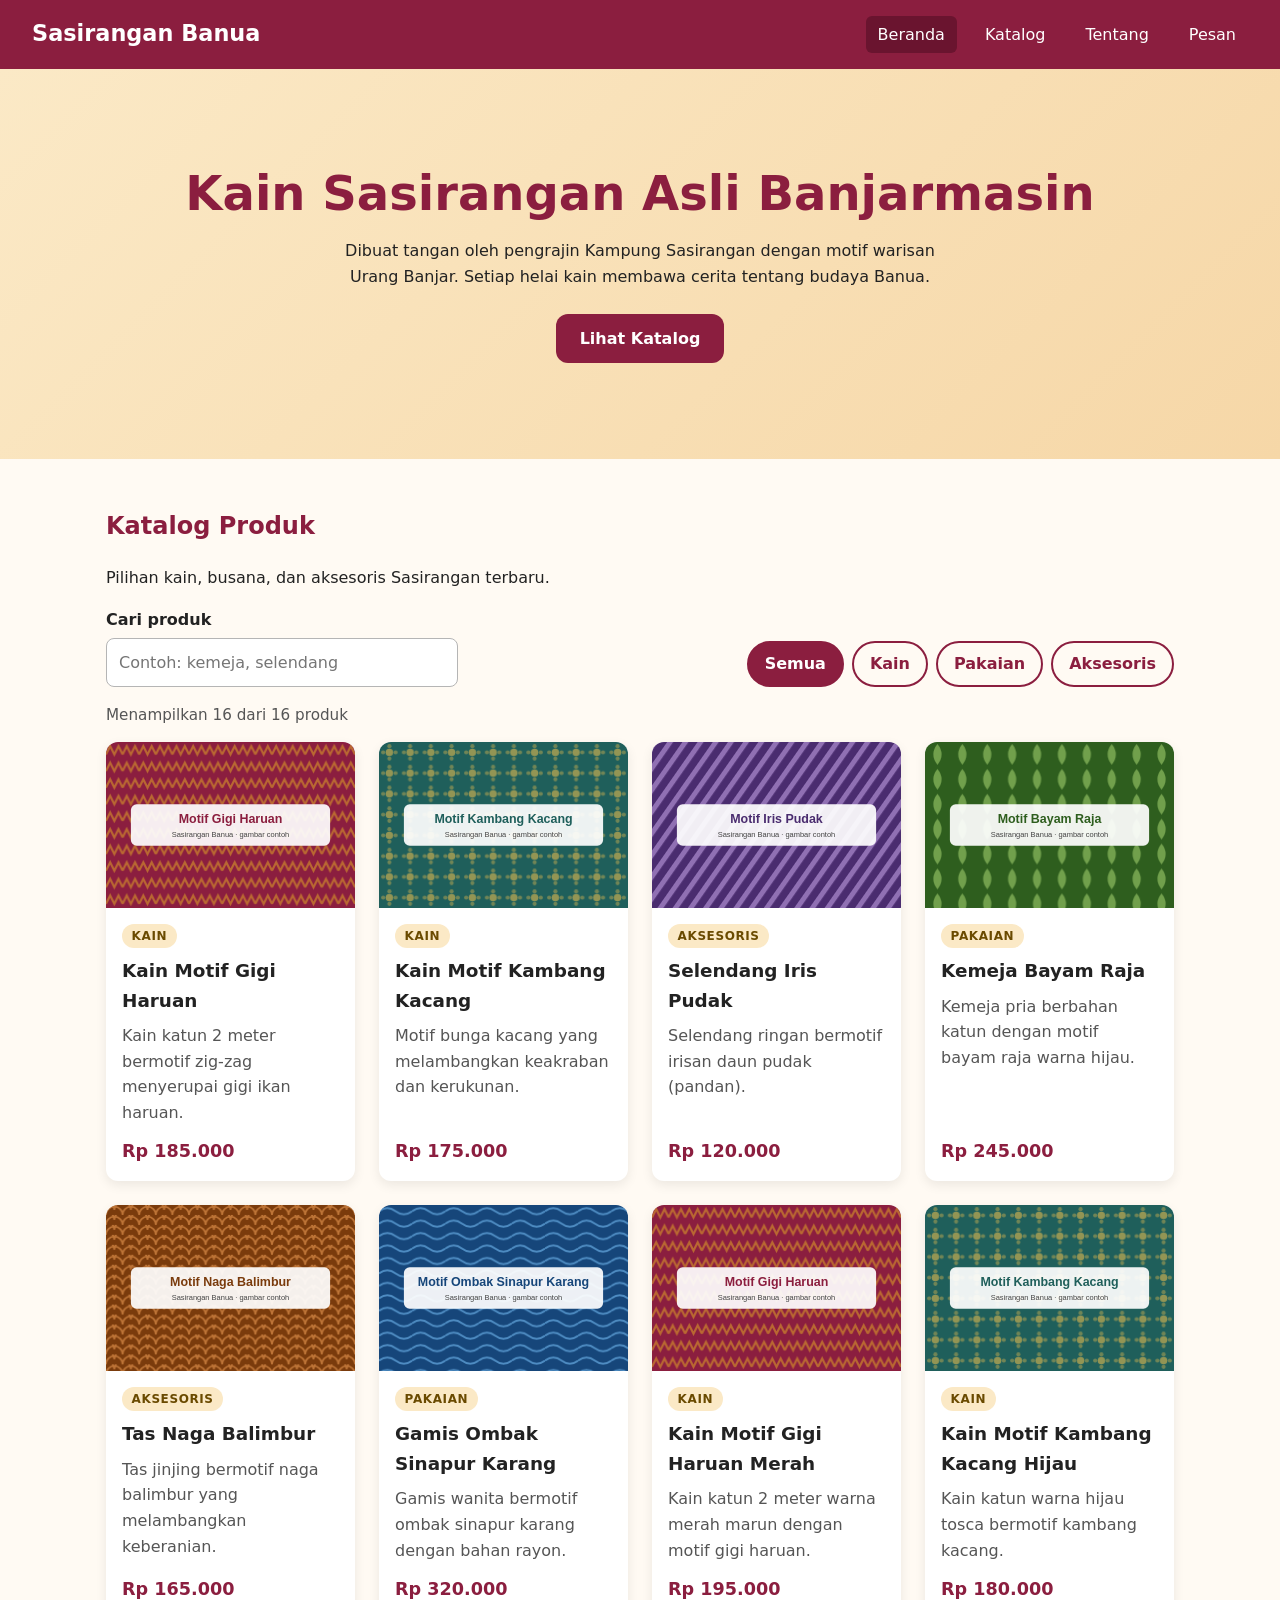
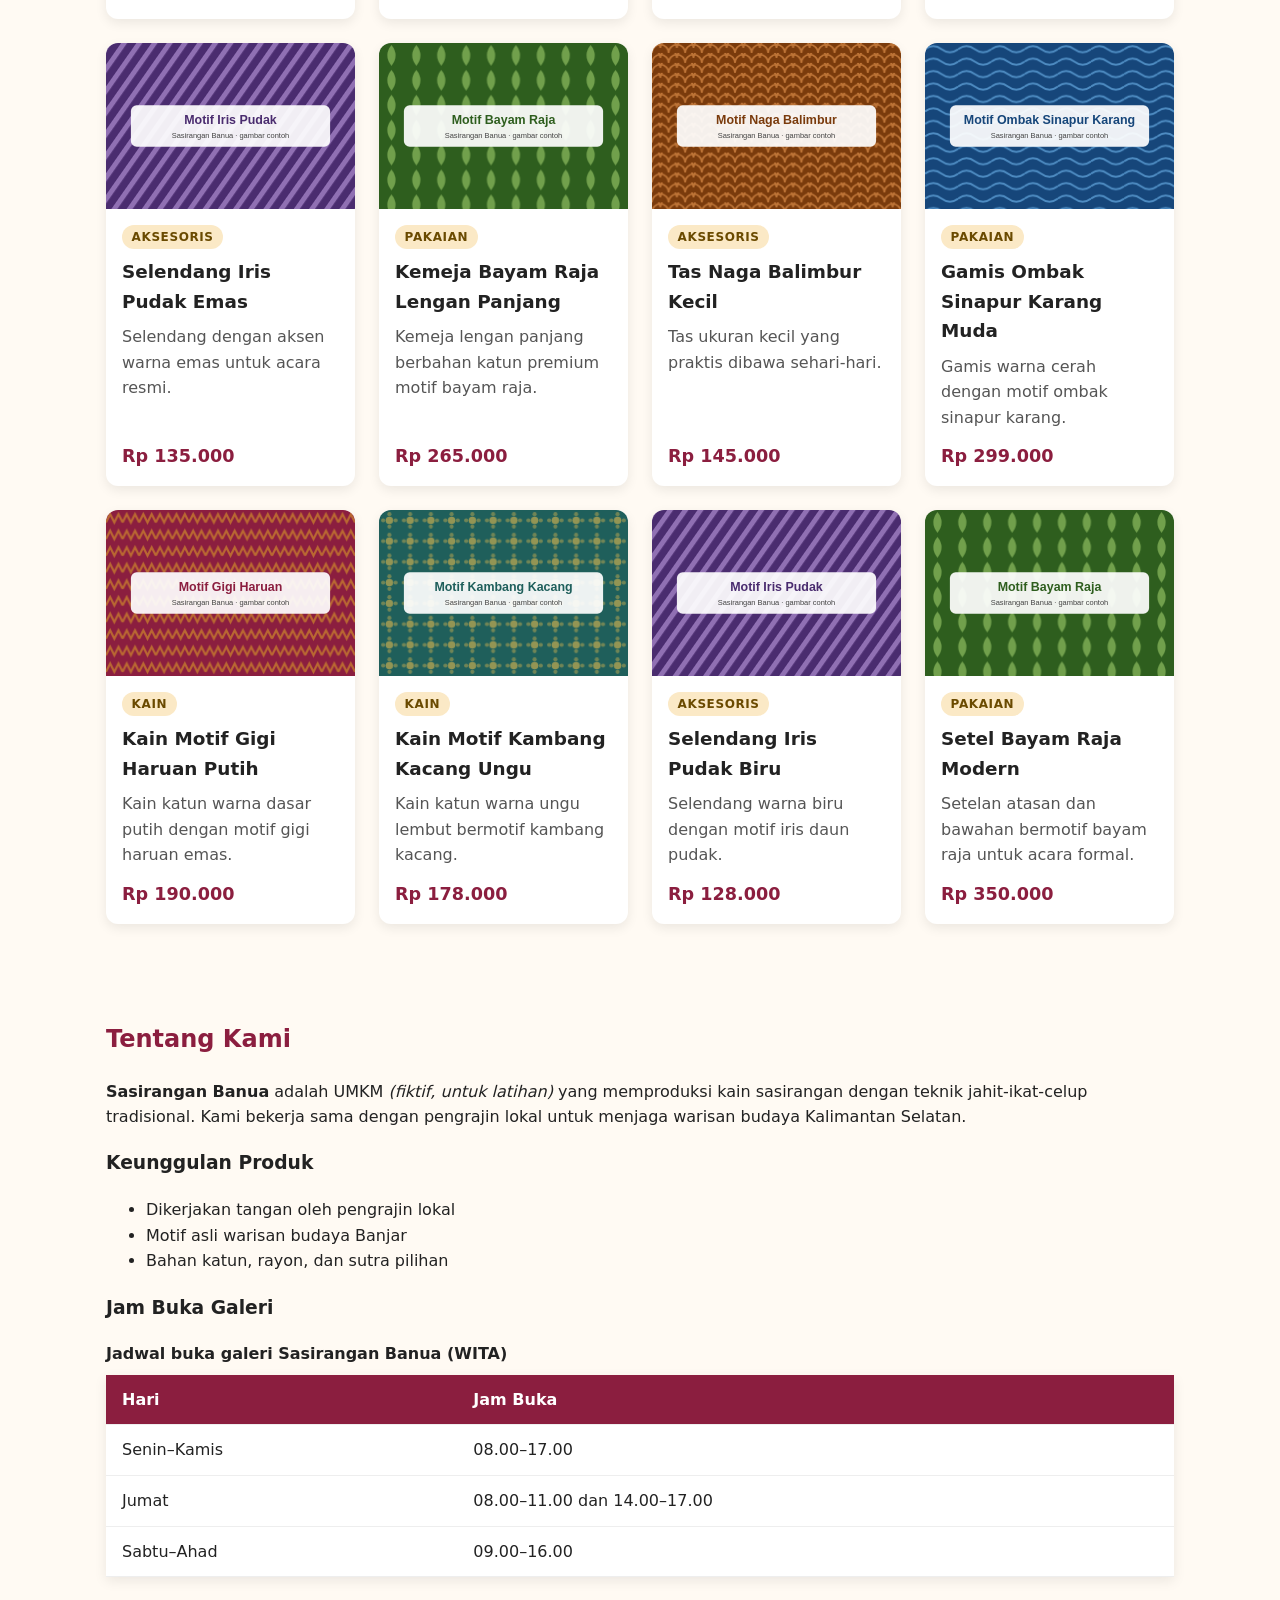
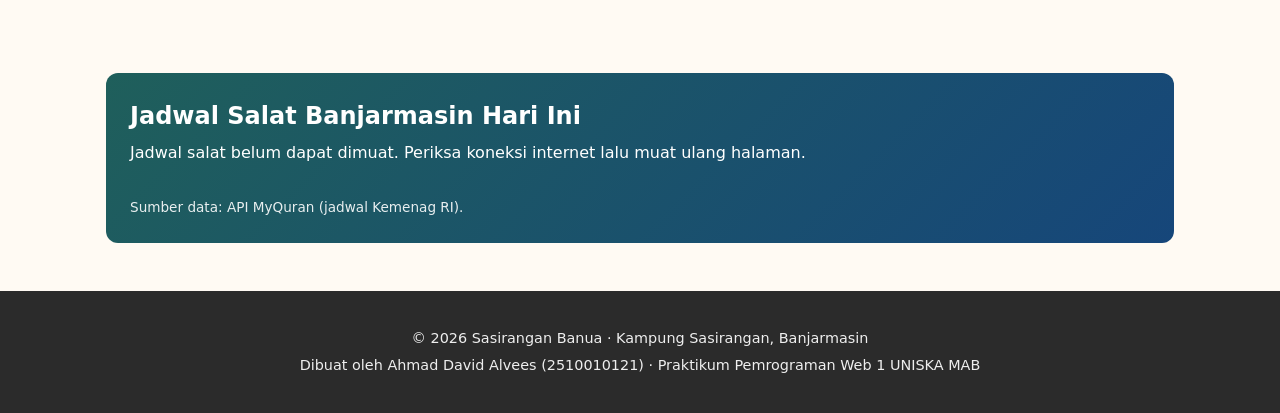
<file: index.html>
<!DOCTYPE html>
<html lang="id">

<head>
    <meta charset="UTF-8">
    <meta name="viewport" content="width=device-width, initial-scale=1.0">
    <meta name="description" content="Katalog kain dan busana Sasirangan khas Banjarmasin karya pengrajin lokal.">
    <title>Sasirangan Banua | Kain Khas Banjar</title>
    <link rel="stylesheet" href="css/style.css">
    <link rel="icon" href="img/favicon.svg" type="image/svg+xml">
    <script src="js/katalog.js" defer></script>
    <script src="js/jadwal-salat.js" defer></script>
</head>

<body>
    <!-- ========== HEADER & NAVIGASI ========== -->
    <header class="header-situs">
        <p class="logo"><a href="index.html">Sasirangan Banua</a></p>
        <nav aria-label="Navigasi utama">
            <ul class="menu">
                <li><a href="index.html" aria-current="page">Beranda</a></li>
                <li><a href="#katalog">Katalog</a></li>
                <li><a href="#tentang">Tentang</a></li>
                <li><a href="kontak.html">Pesan</a></li>
            </ul>
        </nav>
    </header>
    <main>
        <!-- ========== HERO ========== -->
        <section class="hero" id="beranda">
            <h1>Kain Sasirangan Asli Banjarmasin</h1>
            <p>Dibuat tangan oleh pengrajin Kampung Sasirangan dengan motif warisan Urang Banjar.
                Setiap helai kain membawa cerita tentang budaya Banua.</p>
            <a class="tombol" href="#katalog">Lihat Katalog</a>
        </section>
        <!-- ========== KATALOG ========== -->
        <section class="bagian" id="katalog">
            <h2>Katalog Produk</h2>
            <p>Pilihan kain, busana, dan aksesoris Sasirangan terbaru.</p>

            <div class="kontrol-katalog">
                <div class="kolom">
                    <label for="cari">Cari produk</label>
                    <input type="search" id="cari" placeholder="Contoh: kemeja, selendang">
                </div>
                <div class="filter" role="group" aria-label="Filter kategori">
                    <button type="button" class="tombol-filter aktif" data-kategori="semua"
                        aria-pressed="true">Semua</button>
                    <button type="button" class="tombol-filter" data-kategori="kain" aria-pressed="false">Kain</button>
                    <button type="button" class="tombol-filter" data-kategori="pakaian"
                        aria-pressed="false">Pakaian</button>
                    <button type="button" class="tombol-filter" data-kategori="aksesoris"
                        aria-pressed="false">Aksesoris</button>
                </div>
            </div>

            <p id="info-jumlah" class="info-jumlah" aria-live="polite"></p>
            <div id="daftar-katalog" class="katalog-grid"></div>
            <noscript>
                <p>Aktifkan JavaScript untuk melihat katalog produk.</p>
            </noscript>
        </section>
        <!-- ========== TENTANG ========== -->
        <section class="bagian" id="tentang">
            <h2>Tentang Kami</h2>
            <p><strong>Sasirangan Banua</strong> adalah UMKM <em>(fiktif, untuk latihan)</em> yang
                memproduksi kain sasirangan dengan teknik jahit-ikat-celup tradisional. Kami bekerja sama
                dengan pengrajin lokal untuk menjaga warisan budaya Kalimantan Selatan.</p>

            <h3>Keunggulan Produk</h3>
            <ul>
                <li>Dikerjakan tangan oleh pengrajin lokal</li>
                <li>Motif asli warisan budaya Banjar</li>
                <li>Bahan katun, rayon, dan sutra pilihan</li>
            </ul>

            <h3>Jam Buka Galeri</h3>
            <table>
                <caption>Jadwal buka galeri Sasirangan Banua (WITA)</caption>
                <thead>
                    <tr>
                        <th scope="col">Hari</th>
                        <th scope="col">Jam Buka</th>
                    </tr>
                </thead>
                <tbody>
                    <tr>
                        <td>Senin–Kamis</td>
                        <td>08.00–17.00</td>
                    </tr>
                    <tr>
                        <td>Jumat</td>
                        <td>08.00–11.00 dan 14.00–17.00</td>
                    </tr>
                    <tr>
                        <td>Sabtu–Ahad</td>
                        <td>09.00–16.00</td>
                    </tr>
                </tbody>
            </table>
        </section>
    </main>
    <!-- ========== JADWAL SALAT (data dari API) ========== -->
    <section class="bagian" id="jadwal">
        <div class="jadwal-salat" id="jadwal-salat">
            <h2>Jadwal Salat Banjarmasin Hari Ini</h2>
            <p class="status" aria-live="polite">Memuat jadwal salat...</p>
            <ul class="daftar-waktu" hidden></ul>
            <p class="sumber">Sumber data: API MyQuran (jadwal Kemenag RI).</p>
        </div>
    </section>
    <!-- ========== FOOTER ========== -->
    <footer class="footer-situs">
        <p>&copy; 2026 Sasirangan Banua &middot; Kampung Sasirangan, Banjarmasin</p>
        <p>Dibuat oleh Ahmad David Alvees (2510010121) &middot; Praktikum Pemrograman Web 1 UNISKA MAB</p>
    </footer>

</body>

</html>
</body>

</html>
</file>
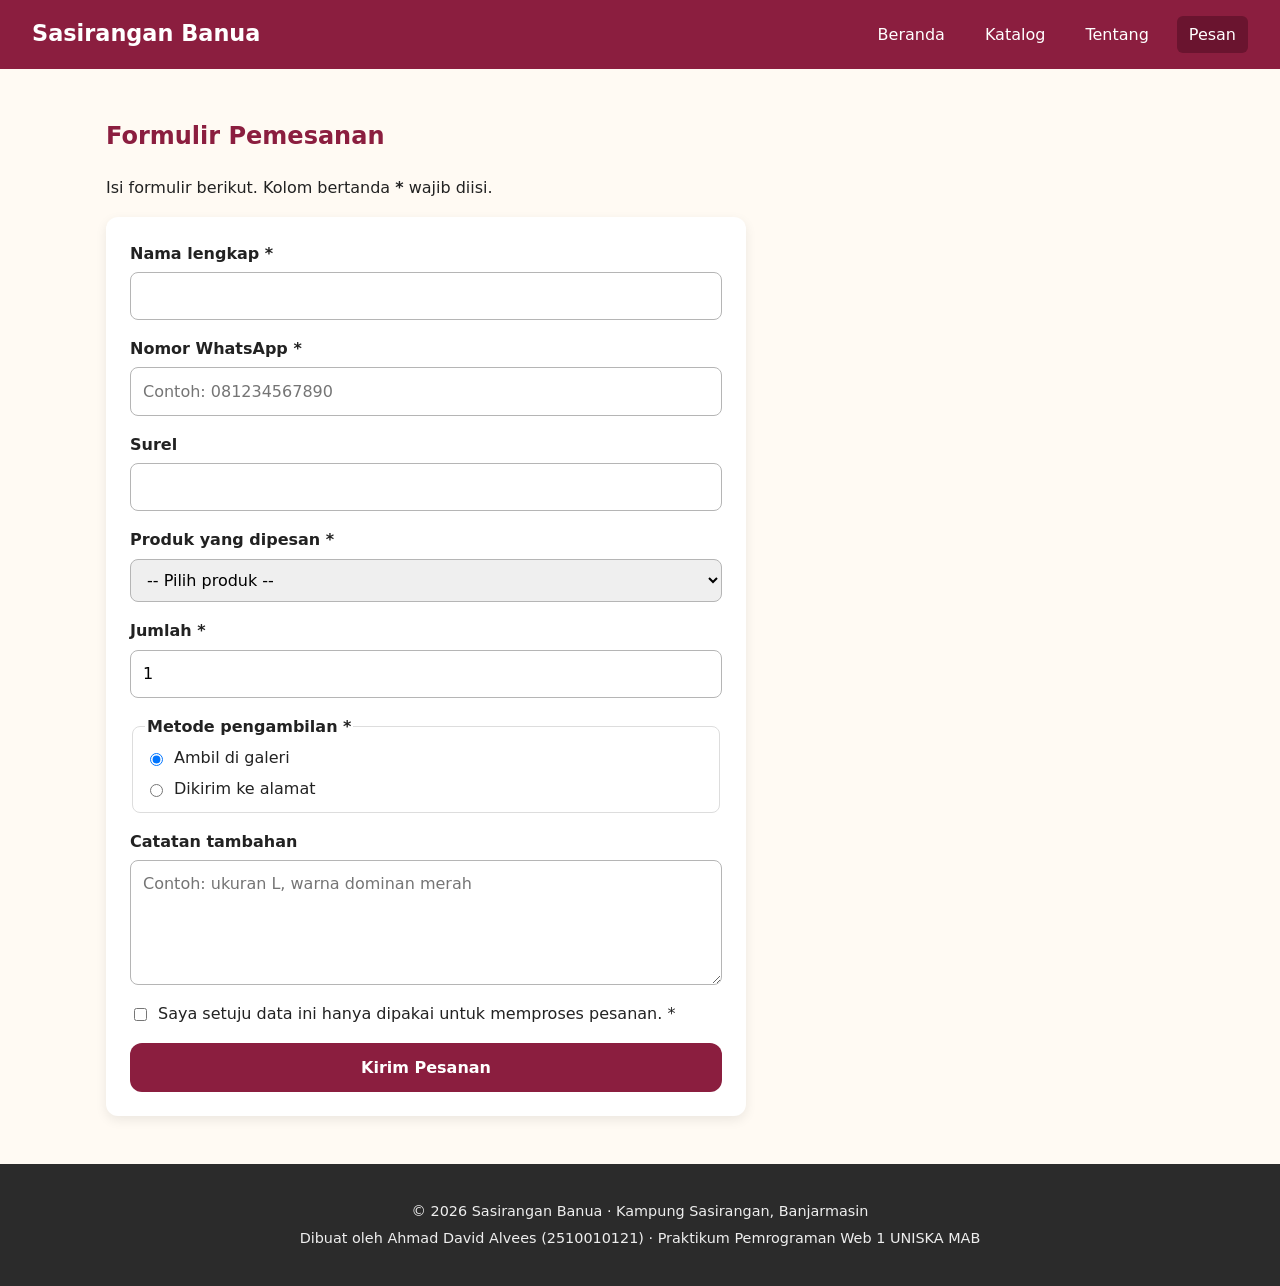
<file: kontak.html>
<!doctype html>
<html lang="en">

<head>
    <meta charset="UTF-8" />
    <meta name="viewport" content="width=device-width, initial-scale=1.0" />
    <title>Kontak</title>
    <link rel="stylesheet" href="css/style.css" />
</head>

<body>
    <header class="header-situs">
        <p class="logo"><a href="index.html"></a>Sasirangan Banua</p>
        <nav aria-label="Navigasi Utama">
            <ul class="menu">
                <li><a href="index.html">Beranda</a></li>
                <li><a href="index.html#katalog">Katalog</a></li>
                <li><a href="index.html#tentang">Tentang</a></li>
                <li><a href="kontak.html" aria-current="page">Pesan</a></li>
            </ul>
        </nav>
    </header>
    <main>
        <section class="bagian" id="pesan">
            <h1>Formulir Pemesanan</h1>
            <p>
                Isi formulir berikut. Kolom bertanda <strong>*</strong> wajib diisi.
            </p>

            <form id="form-pesan" class="form-pesan" action="#" method="get" novalidate>
                <div class="kolom">
                    <label for="nama">Nama lengkap *</label>
                    <input type="text" id="nama" name="nama" required minlength="3" autocomplete="name"
                        aria-describedby="error-nama" />
                    <p class="pesan-error" id="error-nama"></p>
                </div>

                <div class="kolom">
                    <label for="wa">Nomor WhatsApp *</label>
                    <input type="tel" id="wa" name="wa" required pattern="08[0-9]{8,11}"
                        placeholder="Contoh: 081234567890" autocomplete="tel" aria-describedby="error-wa" />
                    <p class="pesan-error" id="error-wa"></p>
                </div>

                <div class="kolom">
                    <label for="email">Surel</label>
                    <input type="email" id="email" name="email" autocomplete="email" aria-describedby="error-email" />
                    <p class="pesan-error" id="error-email"></p>
                </div>

                <div class="kolom">
                    <label for="produk">Produk yang dipesan *</label>
                    <select id="produk" name="produk" required aria-describedby="error-produk">
                        <option value="">-- Pilih produk --</option>
                        <option>Kain Motif Gigi Haruan</option>
                        <option>Kain Motif Kambang Kacang</option>
                        <option>Selendang Iris Pudak</option>
                        <option>Kemeja Bayam Raja</option>
                        <option>Tas Naga Balimbur</option>
                        <option>Gamis Ombak Sinapur Karang</option>
                    </select>
                    <p class="pesan-error" id="error-produk"></p>
                </div>

                <div class="kolom">
                    <label for="jumlah">Jumlah *</label>
                    <input type="number" id="jumlah" name="jumlah" min="1" max="50" value="1" required
                        aria-describedby="error-jumlah" />
                    <p class="pesan-error" id="error-jumlah"></p>
                </div>

                <fieldset>
                    <legend>Metode pengambilan *</legend>
                    <label>
                        <input type="radio" name="pengambilan" value="Ambil di galeri" checked />
                        Ambil di galeri
                    </label>
                    <label>
                        <input type="radio" name="pengambilan" value="Dikirim ke alamat" />
                        Dikirim ke alamat
                    </label>
                </fieldset>

                <div class="kolom">
                    <label for="catatan">Catatan tambahan</label>
                    <textarea id="catatan" name="catatan" rows="4" maxlength="300"
                        placeholder="Contoh: ukuran L, warna dominan merah"></textarea>
                </div>

                <div class="kolom">
                    <label class="cek">
                        <input type="checkbox" id="setuju" name="setuju" required aria-describedby="error-setuju" />
                        Saya setuju data ini hanya dipakai untuk memproses pesanan. *
                    </label>
                    <p class="pesan-error" id="error-setuju"></p>
                </div>

                <button type="submit" class="tombol">Kirim Pesanan</button>
            </form>

            <!-- Muncul setelah formulir valid -->
            <div id="hasil-pesan" class="hasil-pesan" hidden>
                <h2>Ringkasan Pesanan</h2>
                <pre id="ringkasan"></pre>
                <a id="tautan-wa" class="tombol" href="#" target="_blank" rel="noopener">Lanjutkan ke WhatsApp</a>
            </div>
        </section>
    </main>

    <footer class="footer-situs">
        <p>
            &copy; 2026 Sasirangan Banua &middot; Kampung Sasirangan, Banjarmasin
        </p>
        <p>
            Dibuat oleh Ahmad David Alvees (2510010121) &middot; Praktikum
            Pemrograman Web 1 UNISKA MAB
        </p>
    </footer>
</body>
<script src="js/form.js"></script>

</html>
</file>
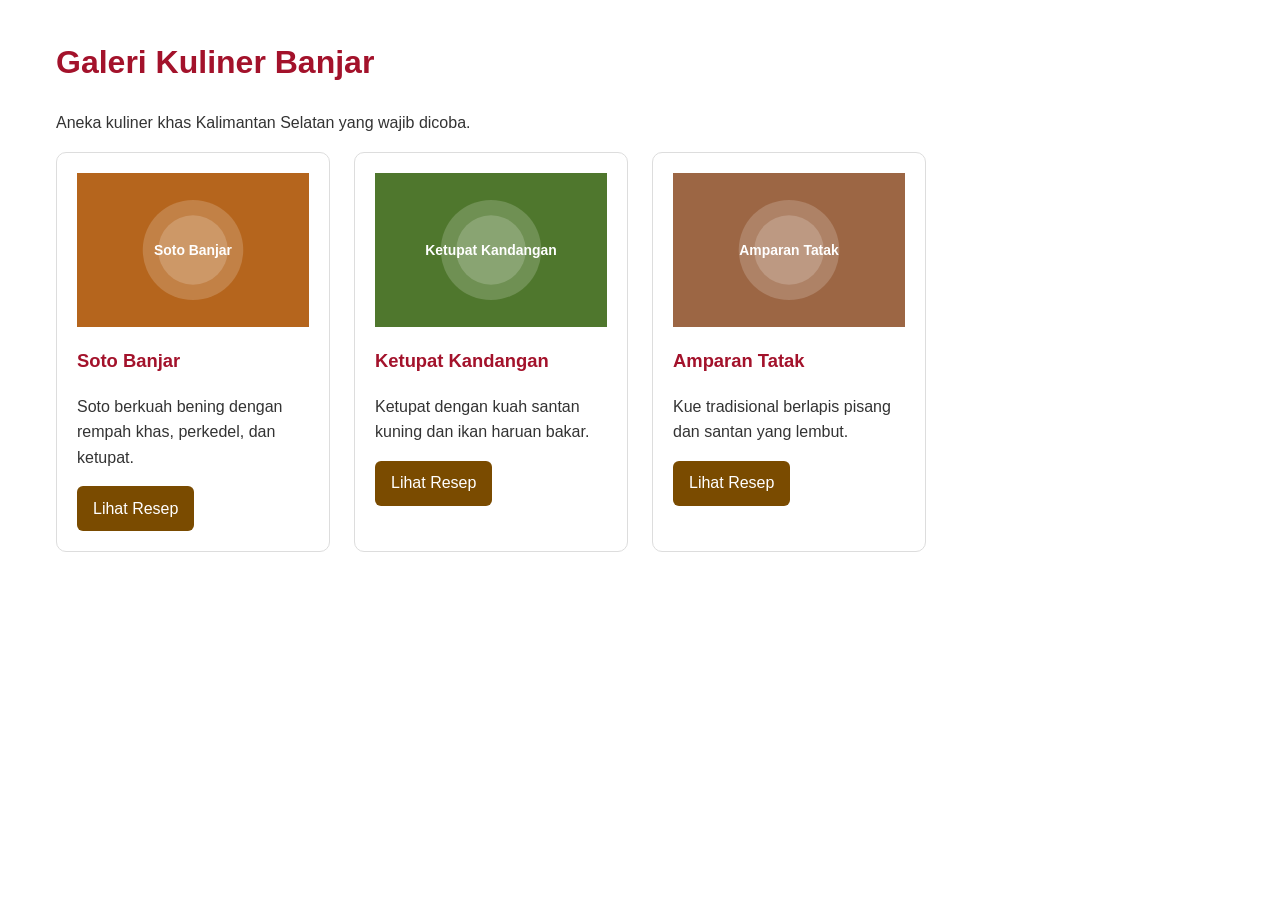
<file: bedah-kode-ai/modul-2-galeri.html>
<!DOCTYPE html>
<html lang="id">

<head>
  <meta charset="UTF-8">
  <meta name="viewport" content="width=device-width, initial-scale=1.0">
  <title>Galeri Kuliner Banjar</title>
  <link rel="stylesheet" href="modul-2-galeri.css">
</head>

<body>
  <main class="container">
    <h1 id="judul-utama">Galeri Kuliner Banjar</h1>
    <p>Aneka kuliner khas Kalimantan Selatan yang wajib dicoba.</p>

    <div class="galeri">
      <article class="kartu">
        <img src="img/soto-banjar.svg" alt="Semangkuk soto banjar">
        <h3>Soto Banjar</h3>
        <p>Soto berkuah bening dengan rempah khas, perkedel, dan ketupat.</p>
        <a href="#" class="tombol">Lihat Resep</a>
      </article>

      <article class="kartu">
        <img src="img/ketupat-kandangan.svg" alt="Ketupat kandangan dengan kuah santan">
        <h3>Ketupat Kandangan</h3>
        <p>Ketupat dengan kuah santan kuning dan ikan haruan bakar.</p>
        <a href="#" class="tombol">Lihat Resep</a>
      </article>

      <article class="kartu">
        <img src="img/amparan-tatak.svg" alt="Potongan kue amparan tatak">
        <h3>Amparan Tatak</h3>
        <p>Kue tradisional berlapis pisang dan santan yang lembut.</p>
        <a href="#" class="tombol">Lihat Resep</a>
      </article>
    </div>
  </main>
</body>

</html>
</file>
<file: css/style.css>
/* =========================================================
Sasirangan Banua — style.css
Pendekatan: mobile-first (gaya dasar untuk HP, lalu
disesuaikan untuk layar lebar dengan media query)
========================================================= */
/* ---------- 1. Variabel (custom properties) ---------- */
:root {
    --warna-utama: #8b1e3f;
    /* merah marun sasirangan */
    --warna-utama-gelap: #6a142f;
    --warna-aksen: #e0a526;
    /* kuning kunyit */
    --warna-krem: #fbe9c6;
    --warna-teks: #222222;
    --warna-teks-lembut: #555555;
    --warna-latar: #fffaf3;
    --warna-kartu: #ffffff;
    --radius: 12px;
    --bayangan: 0 4px 12px rgba(0, 0, 0, 0.08);
    --lebar-maks: 1100px;
}

/* ---------- 2. Reset ringan & dasar ---------- */
*,
*::before,
*::after {
    box-sizing: border-box;
}

html {
    scroll-behavior: smooth;
    scroll-padding-top: 7rem;
    /* agar judul tidak tertutup header sticky */
}

body {
    margin: 0;
    font-family: "Segoe UI", system-ui, -apple-system, Roboto, Arial, sans-serif;
    font-size: 1rem;
    line-height: 1.6;
    color: var(--warna-teks);
    background-color: var(--warna-latar);
}

img {
    display: block;
    max-width: 100%;
    height: auto;
}

a {
    color: var(--warna-utama);
}

/* Penanda fokus untuk pengguna keyboard — JANGAN dihapus */
a:focus-visible,
button:focus-visible,
input:focus-visible,
select:focus-visible,
textarea:focus-visible {
    outline: 3px solid var(--warna-utama-gelap);
    outline-offset: 2px;
}

/* ---------- 3. Header & navigasi (Flexbox) ---------- */
.header-situs {
    position: sticky;
    top: 0;
    z-index: 10;
    display: flex;
    flex-direction: column;
    /* HP: logo di atas menu */
    align-items: center;
    gap: 0.5rem;
    padding: 1rem;
    background-color: var(--warna-utama);
    color: #ffffff;
}

.logo {
    margin: 0;
    font-size: 1.4rem;
    font-weight: 700;
}

.logo a {
    color: inherit;
    text-decoration: none;
}

.menu {
    display: flex;
    flex-wrap: wrap;
    justify-content: center;
    gap: 0.25rem 1rem;
    margin: 0;
    padding: 0;
    list-style: none;
}

.menu a {
    display: block;
    padding: 0.35rem 0.75rem;
    border-radius: 6px;
    color: #ffffff;
    text-decoration: none;
}

.menu a:hover,
.menu a[aria-current="page"] {
    background-color: var(--warna-utama-gelap);
}

.header-situs a:focus-visible {
    outline-color: #ffffff;
    /* fokus putih agar terlihat di latar header yang gelap */
}

/* ---------- 4. Hero ---------- */
.hero {
    padding: 4rem 1rem;
    text-align: center;
    background: linear-gradient(135deg, var(--warna-krem), #f6d7a7);
}

.hero h1 {
    margin: 0 0 1rem;
    font-size: clamp(1.8rem, 5vw, 3rem);
    line-height: 1.2;
    color: var(--warna-utama);
}

.hero p {
    max-width: 40rem;
    margin: 0 auto 1.5rem;
}

/* ---------- 5. Tombol ---------- */
.tombol {
    display: inline-block;
    padding: 0.75rem 1.5rem;
    border: none;
    border-radius: var(--radius);
    background-color: var(--warna-utama);
    color: #ffffff;
    font: inherit;
    font-weight: 600;
    text-decoration: none;
    cursor: pointer;
    transition: background-color 0.2s ease, transform 0.2s ease;
}

.tombol:hover {
    background-color: var(--warna-utama-gelap);
    transform: translateY(-2px);
}

/* ---------- 6. Bagian (section) umum ---------- */
.bagian {
    max-width: var(--lebar-maks);
    margin-inline: auto;
    padding: 3rem 1rem;
}

.bagian h1,
.bagian h2 {
    margin-top: 0;
    color: var(--warna-utama);
}

/* ---------- 7. Katalog (CSS Grid) ---------- */
.katalog-grid {
    display: grid;
    grid-template-columns: repeat(auto-fill, minmax(240px, 1fr));
    gap: 1.5rem;
}

.kartu {
    display: flex;
    flex-direction: column;
    overflow: hidden;
    border-radius: var(--radius);
    background-color: var(--warna-kartu);
    box-shadow: var(--bayangan);
    transition: transform 0.2s ease;
}

.kartu:hover {
    transform: translateY(-4px);
}

.kartu img {
    width: 100%;
    aspect-ratio: 3 / 2;
    object-fit: cover;
}

.kartu-isi {
    display: flex;
    flex-direction: column;
    flex-grow: 1;
    /* isi kartu mengisi sisa tinggi */
    padding: 1rem;
}

.kartu h3 {
    margin: 0 0 0.5rem;
    font-size: 1.15rem;
}

.kartu p {
    margin: 0 0 0.75rem;
    color: var(--warna-teks-lembut);
}

.kartu .harga {
    margin-top: auto;
    /* harga selalu di bagian bawah kartu */
    margin-bottom: 0;
    font-size: 1.1rem;
    font-weight: 700;
    color: var(--warna-utama);
}

/* ---------- 8. Tabel ---------- */
table {
    width: 100%;
    border-collapse: collapse;
    background-color: var(--warna-kartu);
    box-shadow: var(--bayangan);
}

caption {
    margin-bottom: 0.5rem;
    font-weight: 600;
    text-align: left;
}

th,
td {
    padding: 0.75rem 1rem;
    border-bottom: 1px solid #eeeeee;
    text-align: left;
}

thead th {
    background-color: var(--warna-utama);
    color: #ffffff;
}

/* ---------- 9. Formulir ---------- */
.form-pesan {
    display: grid;
    gap: 1rem;
    max-width: 40rem;
    padding: 1.5rem;
    border-radius: var(--radius);
    background-color: var(--warna-kartu);
    box-shadow: var(--bayangan);
}

.kolom {
    display: flex;
    flex-direction: column;
    gap: 0.35rem;
}

label,
legend {
    font-weight: 600;
}

input,
select,
textarea {
    width: 100%;
    padding: 0.65rem 0.75rem;
    border: 1px solid #b5b5b5;
    border-radius: 8px;
    font: inherit;
}

fieldset {
    display: flex;
    flex-direction: column;
    gap: 0.35rem;
    border: 1px solid #dddddd;
    border-radius: 8px;
}

fieldset label,
.cek {
    display: flex;
    align-items: center;
    gap: 0.5rem;
    font-weight: 400;
}

input[type="radio"],
input[type="checkbox"] {
    width: auto;
}

.kolom {
    display: flex;
    flex-direction: column;
    gap: 0.35rem;
}

label,
legend {
    font-weight: 600;
}

input,
select,
textarea {
    width: 100%;
    padding: 0.65rem 0.75rem;
    border: 1px solid #b5b5b5;
    border-radius: 8px;
    font: inherit;
}

fieldset {
    display: flex;
    flex-direction: column;
    gap: 0.35rem;
    border: 1px solid #dddddd;
    border-radius: 8px;
}

fieldset label,
.cek {
    display: flex;
    align-items: center;
    gap: 0.5rem;
    font-weight: 400;
}

input[type="radio"],
input[type="checkbox"] {
    width: auto;
}

/* ---------- 10. Footer ---------- */
.footer-situs {
    padding: 2rem 1rem;
    background-color: #2b2b2b;
    color: #eeeeee;
    font-size: 0.9rem;
    text-align: center;
}

.footer-situs p {
    margin: 0.25rem 0;
}

/* ---------- 11. Responsif: tablet & desktop ---------- */
@media (min-width: 768px) {
    .header-situs {
        flex-direction: row;
        /* logo kiri, menu kanan */
        justify-content: space-between;
        padding-inline: 2rem;
    }

    .hero {
        padding: 6rem 2rem;
    }
}

/* Hormati pengguna yang tidak ingin banyak animasi */
@media (prefers-reduced-motion: reduce) {
    html {
        scroll-behavior: auto;
    }

    * {
        transition: none !important;
    }
}

/* ---------- 12. Komponen interaktif (Modul 3) ---------- */
.kontrol-katalog {
    display: flex;
    flex-direction: column;
    gap: 1rem;
    margin-bottom: 1rem;
}

.filter {
    display: flex;
    flex-wrap: wrap;
    gap: 0.5rem;
}

.tombol-filter {
    padding: 0.5rem 1rem;
    border: 2px solid var(--warna-utama);
    border-radius: 999px;
    background-color: transparent;
    color: var(--warna-utama);
    font: inherit;
    font-weight: 600;
    cursor: pointer;
}

.tombol-filter:hover,
.tombol-filter.aktif {
    background-color: var(--warna-utama);
    color: #ffffff;
}

.info-jumlah {
    color: var(--warna-teks-lembut);
    font-size: 0.95rem;
}

.label-kategori {
    align-self: flex-start;
    margin-bottom: 0.5rem;
    padding: 0.15rem 0.6rem;
    border-radius: 999px;
    background-color: var(--warna-krem);
    color: #6a4a00;
    font-size: 0.75rem;
    font-weight: 700;
    letter-spacing: 0.05em;
    text-transform: uppercase;
}

.pesan-error {
    margin: 0;
    color: #b00020;
    font-size: 0.9rem;
}

.pesan-error:empty {
    display: none;
    /* sembunyikan jika belum ada pesan */
}

[aria-invalid="true"] {
    border-color: #b00020;
    background-color: #fff5f6;
}

.hasil-pesan {
    max-width: 40rem;
    margin-top: 2rem;
    padding: 1.5rem;
    border-left: 6px solid var(--warna-aksen);
    border-radius: var(--radius);
    background-color: var(--warna-kartu);
    box-shadow: var(--bayangan);
}

.hasil-pesan h2 {
    margin-top: 0;
}

.hasil-pesan pre {
    white-space: pre-wrap;
    font-family: inherit;
}

@media (min-width: 768px) {
    .kontrol-katalog {
        flex-direction: row;
        align-items: flex-end;
        justify-content: space-between;
    }

    .kontrol-katalog .kolom {
        flex: 1;
        max-width: 22rem;
    }
}

/* ---------- 13. Widget jadwal salat (Modul 4) ---------- */
.jadwal-salat {
    padding: 1.5rem;
    border-radius: var(--radius);
    background: linear-gradient(135deg, #1f5f5b, #16467a);
    color: #ffffff;
}

.jadwal-salat h2 {
    margin: 0 0 0.25rem;
    color: #ffffff;
}

.jadwal-salat .status {
    margin: 0 0 1rem;
}

.daftar-waktu {
    display: grid;
    grid-template-columns: repeat(auto-fit, minmax(110px, 1fr));
    gap: 0.75rem;
    margin: 0;
    padding: 0;
    list-style: none;
}

.daftar-waktu li {
    display: flex;
    flex-direction: column;
    align-items: center;
    padding: 0.75rem;
    border-radius: 10px;
    background-color: rgba(255, 255, 255, 0.15);
}

.daftar-waktu strong {
    font-size: 1.4rem;
}

.jadwal-salat .sumber {
    margin: 1rem 0 0;
    font-size: 0.85rem;
    opacity: 0.9;
}
</file>
<file: bedah-kode-ai/modul-2-galeri.css>
/* Versi perbaikan - Bedah Kode AI Modul 2 */
:root {
  --warna-judul: #a3122b;
  /* merah gelap, kontras sekitar 7,8:1 dengan putih */
  --warna-teks: #333333;
  /* kontras sekitar 12,6:1 */
  --warna-tombol: #7a4b00;
  /* cokelat gelap, teks putih kontras sekitar 7,4:1 */
  --warna-fokus: #1d4ed8;
  /* biru tua, kontras sekitar 6,7:1 dengan putih */
}

*,
*::before,
*::after {
  box-sizing: border-box;
  /* lebar sudah termasuk padding dan border */
}

body {
  margin: 0;
  font-family: Arial, Helvetica, sans-serif;
  /* selalu beri cadangan */
  font-size: 1rem;
  /* 16px, mudah dibaca */
  line-height: 1.6;
  color: var(--warna-teks);
}

.container {
  width: 100%;
  max-width: 1200px;
  /* tidak lebih lebar dari 1200px, tetapi bisa menyusut */
  margin: 0 auto;
  padding: 1rem;
}

#judul-utama,
.kartu h3 {
  color: var(--warna-judul);
  /* tanpa !important */
}

.galeri {
  display: grid;
  grid-template-columns: repeat(auto-fill, minmax(260px, 1fr));
  gap: 1.5rem;
}

.kartu {
  padding: 1.25rem;
  border: 1px solid #dddddd;
  border-radius: 10px;
}

.kartu img {
  display: block;
  width: 100%;
  /* mengikuti lebar kartu */
  height: auto;
  aspect-ratio: 3 / 2;
  object-fit: cover;
  /* tidak gepeng */
}

.kartu h3 {
  font-size: 1.15rem;
}

.tombol {
  display: inline-block;
  padding: 0.6rem 1rem;
  border-radius: 6px;
  background-color: var(--warna-tombol);
  color: #ffffff;
  text-decoration: none;
}

/* Fokus keyboard tetap terlihat */
a:focus-visible {
  outline: 3px solid var(--warna-fokus);
  outline-offset: 2px;
}
</file>
